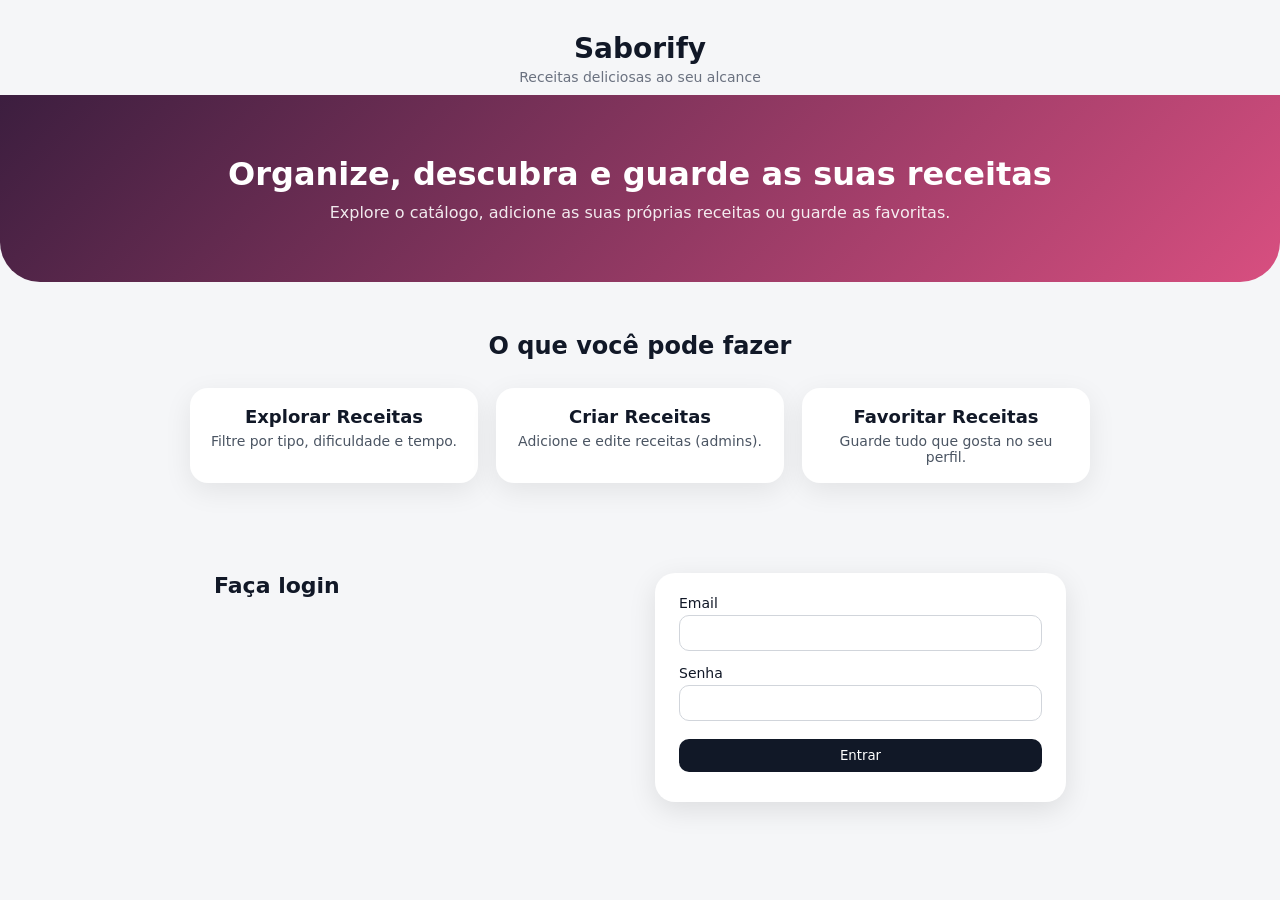
<file: pages/admin/admin.html>
<!DOCTYPE html>
<html lang="pt-PT">
  <head>
    <meta charset="UTF-8" />
    <meta name="viewport" content="width=device-width, initial-scale=1" />
    <title>Gerir Receitas - Saborify</title>
    <link rel="stylesheet" href="../../styles.css" />
    <link rel="stylesheet" href="./admin.css" />
  </head>
  <body>
    <header class="header">
      <div class="header-left"><span class="logo-text">Saborify</span></div>
      <div class="header-right">
        <button class="btn btn-outline" onclick="window.location.href='../../index.html'">Voltar</button>
        <button class="btn btn-outline" id="btnLogout">Logout</button>
      </div>
    </header>

    <main class="recipes-section">
      <div class="recipes-header">
        <h1 class="admin-title">Painel do administrador</h1>
        <p class="admin-subtitle">Gerir receitas</p>
      </div>

      <h2 class="section-title">Pendentes de aprovação</h2>
      <div id="adminList" class="recipes-grid"></div>

      <h2 class="section-title" style="margin-top:20px;">Receitas publicadas</h2>
      <div id="publicadasList" class="recipes-grid"></div>
    </main>

    <div id="recipeModal" class="modal hidden">
      <div id="modalOverlay" class="modal-overlay"></div>
      <div class="modal-content">
        <button id="modalClose" class="modal-close">&times;</button>

        <div class="modal-header">
          <img id="modalImage" src="" alt="Imagem da receita" class="modal-image" />
          <div class="modal-header-text">
            <h2 id="modalTitle"></h2>
            <p id="modalDescricao" class="modal-descricao"></p>

            <div class="modal-tags">
              <div class="tag-info">
                <span class="tag-label">Tempo de preparo</span>
                <span id="modalTempo" class="tag-value"></span>
              </div>
              <div class="tag-info">
                <span class="tag-label">Dificuldade</span>
                <span id="modalDificuldade" class="tag-value"></span>
              </div>
            </div>
          </div>
        </div>

        <div class="modal-body">
          <div class="modal-columns">
            <div>
              <h3 class="modal-section-title ingredientes-title">Ingredientes</h3>
              <ul id="modalIngredientes" class="ingredientes-list"></ul>
            </div>
            <div>
              <h3 class="modal-section-title preparo-title">Modo de Preparo</h3>
              <ol id="modalPreparo" class="preparo-list"></ol>
            </div>
          </div>
        </div>
      </div>
    </div>

    <script src="../../utils.js"></script>
    <script src="./admin.js"></script>
  </body>
</html>
</file>
<file: styles.css>
/* BASE */
* {
  box-sizing: border-box;
  margin: 0;
  padding: 0;
  font-family: system-ui, -apple-system, BlinkMacSystemFont, "Segoe UI", sans-serif;
}

html {
  -webkit-text-size-adjust: 100%;
}

body {
  background: #f4f5f7;
  color: #111827;
}

img {
  max-width: 100%;
  height: auto;
}

/* Cores da marca */
:root {
  --brand-purple: #3c1e3f;
  --brand-pink: #d84f80;
  --brand-gradient: linear-gradient(135deg, var(--brand-purple), var(--brand-pink));
  --text-muted: #6b7280;
}

/* CABEÇALHO */

.header {
  display: flex;
  align-items: center;
  justify-content: space-between;
  padding: 12px 40px;
  border-bottom: 1px solid #e5e7eb;
  position: sticky;
  top: 0;
  z-index: 10;
  background-color: #ffffff;
}

.header-left {
  display: flex;
  align-items: center;
  gap: 8px;
}

.logo-text {
  font-weight: 700;
  font-size: 20px;
}

.nav-toggle {
  display: none;
  width: 40px;
  height: 40px;
  align-items: center;
  justify-content: center;
  border-radius: 999px;
  border: 1px solid #e5e7eb;
  background: #ffffff;
  cursor: pointer;
}

.nav-toggle:hover {
  background: #f3f4f6;
}

.nav-toggle:focus-visible {
  outline: 2px solid rgba(60, 30, 63, 0.35);
  outline-offset: 2px;
}

.nav-toggle-icon {
  width: 18px;
  height: 12px;
  display: inline-block;
  position: relative;
}

.nav-toggle-icon::before,
.nav-toggle-icon::after {
  content: "";
  position: absolute;
  left: 0;
  right: 0;
  height: 2px;
  background: #111827;
  border-radius: 2px;
}

.nav-toggle-icon::before {
  top: 0;
  box-shadow: 0 5px 0 0 #111827;
}

.nav-toggle-icon::after {
  bottom: 0;
}

.header-nav {
  display: flex;
  gap: 16px;
}

.header-nav .nav-link {
  text-decoration: none;
  color: #6b7280;
  font-weight: 500;
  font-size: 15px;
  padding: 6px 10px;
  border-radius: 999px;
}

.header-nav .nav-link:hover {
  background-color: #f3f4f6;
}

.header-nav .nav-link.active {
  color: #111827;
  background-color: #e5e7eb;
}

.header-right {
  display: flex;
  gap: 8px;
}

.header-right .btn {
  display: inline-flex;
  align-items: center;
  gap: 8px;
  padding: 8px 16px;
  border-radius: 999px;
  border: 1px solid #111827;
  background: #111827;
  color: #ffffff;
  cursor: pointer;
  font-weight: 500;
}

/* Variante contorno (botão Logout) */
.header-right .btn.btn-outline {
  background: transparent;
  color: #111827;
}

.header-right .btn.btn-outline:hover {
  background: #f3f4f6;
}

.btn-secondary {
  display: inline-flex;
  align-items: center;
  gap: 6px;
  padding: 8px 14px;
  border-radius: 999px;
  border: 1px solid #e5e7eb;
  background: #f9fafb;
  color: #111827;
  cursor: pointer;
  font-weight: 500;
  font-size: 14px;
}

.btn-secondary:hover {
  background: #e5e7eb;
}

/* MENU (hambúrguer) em telas pequenas */
@media (max-width: 900px) {
  .header {
    padding: 12px 16px;
  }

  .nav-toggle {
    display: inline-flex;
  }

  .header-nav {
    display: none;
    position: absolute;
    top: 100%;
    left: 0;
    right: 0;
    background: #ffffff;
    border-bottom: 1px solid #e5e7eb;
    box-shadow: 0 18px 40px rgba(15, 23, 42, 0.12);
    padding: 10px 16px 14px;
    flex-direction: column;
    gap: 8px;
  }

  .header.is-nav-open .header-nav {
    display: flex;
  }

  .header-nav .nav-link {
    padding: 10px 12px;
    border-radius: 12px;
  }
}

/* HERO (APENAS NA PÁGINA DE RECEITAS) */

.hero {
  background: linear-gradient(135deg, #3c1e3f, #d84f80);
  color: #ffffff;
  padding: 60px 40px 80px;
}

.hero-content {
  max-width: 800px;
  margin: 0 auto;
  text-align: center;
}

.hero h1 {
  font-size: 36px;
  margin-bottom: 8px;
}

.hero p {
  font-size: 18px;
  margin-bottom: 24px;
  opacity: 0.9;
}

.hero-search {
  background: rgba(255, 255, 255, 0.18);
  border-radius: 999px;
  padding: 10px 20px;
  display: flex;
  align-items: center;
  gap: 10px;
  backdrop-filter: blur(10px);
}

.hero-search input {
  flex: 1;
  border: none;
  background: transparent;
  color: #ffffff;
  outline: none;
  font-size: 16px;
}

.hero-search input::placeholder {
  color: rgba(255, 255, 255, 0.7);
}

/* FILTROS */

.filters {
  margin-top: -40px;
  padding: 0 40px 20px;
}

.filters-inner {
  background-color: #ffffff;
  border-radius: 16px;
  padding: 20px 24px;
  box-shadow: 0 10px 30px rgba(15, 23, 42, 0.08);
  display: grid;
  grid-template-columns: repeat(3, minmax(0, 1fr));
  gap: 16px;
}

.filter-group label {
  display: block;
  font-size: 14px;
  margin-bottom: 6px;
  color: #6b7280;
}

.filter-group select {
  width: 100%;
  padding: 10px 12px;
  border-radius: 999px;
  border: 1px solid #e5e7eb;
  background-color: #f9fafb;
  font-size: 14px;
}

/* LISTA DE RECEITAS */

.recipes-section {
  padding: 24px 40px 40px;
}

.recipes-header {
  margin-bottom: 16px;
  font-size: 14px;
}

.recipes-header span span {
  color: #3c1e3f;
  font-weight: 600;
}

.recipes-grid {
  display: grid;
  grid-template-columns: repeat(4, minmax(0, 1fr));
  gap: 20px;
}

/* CARD */

.recipe-card {
  background-color: #ffffff;
  border-radius: 24px;
  box-shadow: 0 16px 40px rgba(15, 23, 42, 0.12);
  overflow: hidden;
  display: flex;
  flex-direction: column;
  cursor: pointer;
  position: relative;
  transition: transform 0.18s ease, box-shadow 0.18s ease;
}

.recipe-card:hover {
  transform: translateY(-3px);
  box-shadow: 0 20px 48px rgba(15, 23, 42, 0.16);
}

.recipe-image {
  position: relative;
  width: 100%;
  height: 180px;
  overflow: hidden;
}

.recipe-image img {
  width: 100%;
  height: 100%;
  object-fit: cover;
}

.recipe-card-body {
  padding: 14px 16px 18px;
}

.recipe-title {
  font-size: 18px;
  font-weight: 700;
  margin-bottom: 6px;
  color: #111827;
}

.recipe-meta {
  font-size: 14px;
  color: #6b7280;
}

/* BOTÃO LIKE */


/* BADGE DIFICULDADE */

.badge {
  position: absolute;
  top: 12px;
  right: 12px;
  padding: 4px 10px;
  border-radius: 999px;
  font-size: 12px;
  font-weight: 600;
  border: 1px solid;
}

.badge.facil {
  border-color: #7bae7f;
  color: #5b8a60;
  background: #e6f4e6;
}

.badge.medio {
  border-color: #d58936;
  color: #b26e2e;
  background: #f9e9d0;
}

.badge.dificil {
  border-color: #b4001e;
  color: #990018;
  background: #fde4e7;
}

/* PERFIL */

.profile-main {
  padding: 24px 40px 40px;
}

.profile-header {
  margin-bottom: 24px;
}

.profile-card {
  background: #ffffff;
  border-radius: 20px;
  padding: 20px 24px;
  box-shadow: 0 10px 30px rgba(15, 23, 42, 0.08);
}

.profile-card h1 {
  font-size: 24px;
  margin-bottom: 12px;
}

.profile-info p {
  font-size: 14px;
  margin-bottom: 6px;
}

.profile-label {
  font-weight: 600;
  color: #4b5563;
}

.profile-favorites h2 {
  font-size: 20px;
  margin-bottom: 4px;
}

.profile-subtitle {
  font-size: 14px;
  color: #6b7280;
  margin-bottom: 16px;
}

.profile-empty {
  font-size: 14px;
  color: #6b7280;
  margin-top: 8px;
}

/* RESPONSIVO */

@media (max-width: 1024px) {
  .recipes-grid {
    grid-template-columns: repeat(3, minmax(0, 1fr));
  }
}

@media (max-width: 768px) {
  .header {
    padding: 12px 16px;
  }
  .hero {
    padding: 40px 16px 60px;
  }

  .filters {
    padding: 0 16px 20px;
  }

  .filters-inner {
    grid-template-columns: 1fr;
  }

  .recipes-section,
  .profile-main {
    padding: 24px 16px 32px;
  }

  .recipes-grid {
    grid-template-columns: repeat(2, minmax(0, 1fr));
  }
}

@media (max-width: 480px) {
  .recipes-grid {
    grid-template-columns: 1fr;
  }
}



/* LIKE NOS CARDS */

.recipe-actions {
  position: absolute;
  top: 168px; 
  right: 14px;
  padding: 0;
  z-index: 2;
}

.recipe-actions .like-btn {
  width: 36px;
  height: 36px;
  border-radius: 999px;
  display: inline-flex;
  align-items: center;
  justify-content: center;
  border: 1px solid #e5e7eb;
  background: #ffffff;
  color: #9ca3af;
  cursor: pointer;
  transition: transform 0.15s ease, background-color 0.15s ease, box-shadow 0.15s ease, border-color 0.15s ease, color 0.15s ease;
  font-size: 0;
  box-shadow: 0 2px 6px rgba(15, 23, 42, 0.08);
}

.recipe-actions .like-btn:focus-visible {
  outline: 2px solid rgba(245, 158, 11, 0.35);
  outline-offset: 2px;
}

.recipe-actions .like-btn::before {
  content: "";
  width: 18px;
  height: 18px;
  background-color: currentColor;
  -webkit-mask-image: url('data:image/svg+xml;utf8,<svg xmlns="http://www.w3.org/2000/svg" viewBox="0 0 24 24"><path fill="%23000" d="M12 17.27L18.18 21l-1.64-7.03L22 9.24l-7.19-.62L12 2 9.19 8.62 2 9.24l5.46 4.73L5.82 21z"/></svg>');
  mask-image: url('data:image/svg+xml;utf8,<svg xmlns="http://www.w3.org/2000/svg" viewBox="0 0 24 24"><path fill="%23000" d="M12 17.27L18.18 21l-1.64-7.03L22 9.24l-7.19-.62L12 2 9.19 8.62 2 9.24l5.46 4.73L5.82 21z"/></svg>');
  -webkit-mask-size: contain;
  mask-size: contain;
  -webkit-mask-position: center;
  mask-position: center;
  -webkit-mask-repeat: no-repeat;
  mask-repeat: no-repeat;
}

.recipe-actions .like-btn:hover {
  transform: scale(1.05);
  background: #f9fafb;
  box-shadow: 0 4px 12px rgba(15, 23, 42, 0.12);
}

.recipe-actions .like-btn.liked {
  color: #f59e0b;
  background: #fff7ed;
  border-color: #fdba74;
}

.recipe-actions .like-btn:active {
  transform: scale(0.97);
}

/* JANELA MODAL */

.modal.hidden {
  display: none;
}

.modal {
  position: fixed;
  inset: 0;
  z-index: 30;
  display: flex;
  align-items: center;
  justify-content: center;
}

.modal-overlay {
  position: absolute;
  inset: 0;
  background: rgba(15, 23, 42, 0.5);
}

.modal-content {
  position: relative;
  background: #ffffff;
  border-radius: 24px;
  max-width: 900px;
  width: calc(100% - 32px);
  margin: 16px;
  max-height: 90vh;
  overflow-y: auto;
  box-shadow: 0 25px 60px rgba(15, 23, 42, 0.24);
  border: 1px solid #f3f4f6;
}

.modal-close {
  position: absolute;
  top: 14px;
  right: 18px;
  border: none;
  background: rgba(255, 255, 255, 0.9);
  font-size: 24px;
  cursor: pointer;
  color: var(--brand-purple);
  border-radius: 999px;
  width: 36px;
  height: 36px;
}

.modal-header {
  display: flex;
  flex-direction: column;
}

.modal-image {
  width: 100%;
  height: 260px;
  object-fit: cover;
  border-radius: 24px 24px 0 0;
}

.modal-header-text {
  padding: 16px 24px 8px;
}

.modal-descricao {
  color: var(--text-muted);
  margin-top: 4px;
}

.modal-tags {
  display: flex;
  gap: 12px;
  margin-top: 12px;
}

.tag-info {
  position: relative;
  background: #f9fafb;
  padding: 8px 12px 8px 50px;
  border-radius: 12px;
  border: 1px solid #eef2f7;
  box-shadow: 0 1px 3px rgba(15, 23, 42, 0.05);
}

/* Ícone */
.tag-info::after {
  content: "";
  position: absolute;
  left: 12px;
  top: 8px;
  bottom: 8px;
  aspect-ratio: 1;
  background-color: #6b7280;
  -webkit-mask-size: contain;
  mask-size: contain;
  -webkit-mask-position: center;
  mask-position: center;
  -webkit-mask-repeat: no-repeat;
  mask-repeat: no-repeat;
}

/* Ícone do tempo de preparo */
.modal-tags .tag-info:nth-child(1)::after {
  background-color: var(--brand-pink);
  -webkit-mask-image: url('data:image/svg+xml;utf8,<svg xmlns="http://www.w3.org/2000/svg" viewBox="0 0 24 24"><path fill="%23000" d="M12 20a8 8 0 1 0 0-16 8 8 0 0 0 0 16zm0-14a6 6 0 1 1 0 12 6 6 0 0 1 0-12zm1 6.17V8h-2v5h5v-2h-3z"/></svg>');
  mask-image: url('data:image/svg+xml;utf8,<svg xmlns="http://www.w3.org/2000/svg" viewBox="0 0 24 24"><path fill="%23000" d="M12 20a8 8 0 1 0 0-16 8 8 0 0 0 0 16zm0-14a6 6 0 1 1 0 12 6 6 0 0 1 0-12zm1 6.17V8h-2v5h5v-2h-3z"/></svg>');
}

/* Ícone da dificuldade */
.modal-tags .tag-info:nth-child(2)::after {
  background-color: #770a9e;
  -webkit-mask-image: url('data:image/svg+xml;utf8,<svg xmlns="http://www.w3.org/2000/svg" viewBox="0 0 24 24"><path fill="%23000" d="M3 17h2.5l5-5 3 3 6.5-6.5V11H22V4h-7v1.5h2.5L13 10.5 10 7.5 3 15v2z"/></svg>');
  mask-image: url('data:image/svg+xml;utf8,<svg xmlns="http://www.w3.org/2000/svg" viewBox="0 0 24 24"><path fill="%23000" d="M3 17h2.5l5-5 3 3 6.5-6.5V11H22V4h-7v1.5h2.5L13 10.5 10 7.5 3 15v2z"/></svg>');
}

.tag-label {
  display: block;
  font-size: 11px;
  color: #6b7280;
}

.tag-value {
  font-weight: bold;
  font-size: 14px;
  color: #111827;
}

.modal-body {
  padding: 0 24px 24px;
}

.modal-columns {
  display: grid;
  grid-template-columns: repeat(2, minmax(0, 1fr));
  gap: 28px;
  margin-top: 8px;
  align-items: start;
}

.modal-section-title {
  font-size: 16px;
  margin-bottom: 8px;
  font-weight: 800;
}


.ingredientes-title {
  color: var(--brand-purple);
}


.preparo-title {
  color: var(--brand-pink);
}

/* Ingredientes: marcadores */
.ingredientes-list {
  list-style: none;
  padding-left: 0;
  margin: 0;
}

.ingredientes-list li {
  position: relative;
  padding-left: 16px;
  margin: 10px 0;
  color: #374151;
}

.ingredientes-list li::before {
  content: "";
  position: absolute;
  left: 0;
  top: 0.6em;
  width: 6px;
  height: 6px;
  border-radius: 999px;
  background: #770a9e;
}

/* Preparo: numeração */
.preparo-list {
  list-style: none;
  counter-reset: step;
  padding-left: 0;
  margin: 0;
}

.preparo-list li {
  counter-increment: step;
  position: relative;
  padding-left: 40px;
  margin: 12px 0;
  color: #374151;
}

.preparo-list li::before {
  content: counter(step);
  position: absolute;
  left: 0;
  top: 0.1em;
  width: 26px;
  height: 26px;
  border-radius: 999px;
  background: rgba(215, 79, 128, 0.11);
  color: var(--brand-pink);
  font-weight: 700;
  font-size: 13px;
  display: inline-flex;
  align-items: center;
  justify-content: center;
}

/* Avaliação e comentários */

.modal-feedback {
  margin-top: 24px;
  border-top: 1px solid #e5e7eb;
  padding-top: 16px;
}

.modal-feedback textarea {
  width: 100%;
  min-height: 80px;
  margin: 8px 0 12px;
  border-radius: 12px;
  border: 1px solid #e5e7eb;
  padding: 8px 10px;
  resize: vertical;
}
.modal .btn {
  gap: 8px;
  padding: 10px 16px;
  border-radius: 999px;
  border: 0;
  background: var(--brand-gradient);
  color: #ffffff;
  cursor: pointer;
  font-weight: 600;
  box-shadow: 0 6px 18px rgba(216, 79, 128, 0.25);
  transition: transform 0.15s ease, box-shadow 0.15s ease, filter 0.15s ease;
}

.modal .btn:hover {
  transform: translateY(-1px);
  box-shadow: 0 10px 24px rgba(216, 79, 128, 0.28);
  filter: brightness(1.05);
}

.modal .btn:active {
  transform: translateY(0);
  filter: brightness(0.98);
}

.rating select {
  margin-left: 8px;
}

@media (max-width: 768px) {
  .modal-columns {
    grid-template-columns: 1fr;
  }
}
</file>
<file: pages/admin/admin.css>
.admin-title {
  font-size: 24px;
  font-weight: 800;
  margin: 2px 0 2px;
}

.admin-subtitle {
  color: var(--text-muted);
  font-size: 14px;
  margin-top: 2px;
}

.section-title {
  padding: 0;
  font-size: 16px;
  font-weight: 700;
  color: #374151;
  margin: 8px 0 12px;
}

#adminList {
  margin-bottom: 8px;
}

.modal-content {
  max-width: 1000px;
}

.recipe-card .recipe-actions {
  position: static;
  padding: 0 16px 16px;
  display: flex;
  gap: 8px;
  justify-content: flex-end;
}
</file>
<file: pages/criar/criar.css>
* {
  margin: 0;
  padding: 0;
  box-sizing: border-box;
  font-family: system-ui, sans-serif;
}

body.criar-page {
  background: #fafafa;
  color: #111827;
}

/* GRADIENTE */
.criar-hero {
  height: 260px;
  background: linear-gradient(135deg, #3c1e3f, #d84f80);
}

/* CARTÃO BRANCO */
.criar-container {
  position: relative;
  width: 80%;
  max-width: 1000px;
  margin: -120px auto 40px;
  background: #ffffff;
  padding: 32px 40px 40px;
  border-radius: 24px;
  box-shadow: 0 16px 40px rgba(15, 23, 42, 0.15);
}

.criar-title {
  text-align: center;
  font-size: 24px;
  margin-bottom: 24px;
}

/* FORM */
.criar-form {
  display: flex;
  gap: 32px;
}

.form-left,
.form-right {
  display: flex;
  flex-direction: column;
  gap: 12px;
}

.form-left {
  flex: 2;
}

.form-right {
  flex: 1;
}

.form-label {
  font-size: 14px;
  color: #374151;
}

input, textarea, select {
  width: 100%;
  border: 1px solid #d1d5db;
  border-radius: 12px;
  padding: 10px;
  font-size: 14px;
}

/* preview da imagem */
.preview-box {
  width: 100%;
  height: 220px;
  border-radius: 14px;
  background: #f3f4f6;
  display: flex;
  align-items: center;
  justify-content: center;
}

.preview-box img {
  width: 100%;
  height: 100%;
  border-radius: 14px;
  object-fit: cover;
}

/* BOTÃO SALVAR */
.salvar-btn {
  display: block;
  margin: 24px auto 0;
  padding: 10px 24px;
  border-radius: 999px;
  border: none;
  background: linear-gradient(135deg, #3c1e3f, #d84f80);
  color: #ffffff;
  font-size: 15px;
  cursor: pointer;
}

.mensagem-salvar {
  margin-top: 12px;
  text-align: center;
  font-size: 14px;
}

/* RESPONSIVO */
@media (max-width: 860px) {
  .criar-container {
    width: 92%;
    padding: 24px 20px 30px;
  }

  .criar-form {
    flex-direction: column;
  }
}

@media (max-width: 480px) {
  .criar-hero {
    height: 210px;
  }

  .criar-container {
    margin: -90px auto 28px;
    padding: 18px 14px 20px;
    border-radius: 18px;
  }

  .criar-form {
    gap: 18px;
  }

  .salvar-btn {
    width: 100%;
    max-width: 420px;
  }
}
</file>
<file: pages/login/login.css>
/* Reset mínimo */
* {
  margin: 0;
  padding: 0;
  box-sizing: border-box;
  font-family: system-ui, sans-serif;
}

body.login-page {
  background: #f5f6f8;
  color: #111827;
}

/* LOGO + TAGLINE */
.login-header {
  text-align: center;
  padding: 32px 0 10px;
}

.logo-text {
  font-weight: 700;
  font-size: 28px;
}

.tagline {
  font-size: 14px;
  color: #6b7280;
  margin-top: 4px;
}

/* HERO */
.hero-login {
  text-align: center;
  padding: 60px 24px;
  background: linear-gradient(135deg, #3c1e3f, #d84f80);
  color: #fff;
  border-radius: 0 0 40px 40px;
}

.hero-login h1 {
  font-size: 32px;
  font-weight: 700;
}

.hero-desc {
  margin-top: 10px;
  font-size: 16px;
  opacity: .9;
}

/* FEATURES */
.features-section {
  padding: 50px 24px;
  text-align: center;
}

.features-section h2 {
  font-size: 24px;
  margin-bottom: 28px;
}

.features-grid {
  display: grid;
  grid-template-columns: repeat(3, 1fr);
  gap: 18px;
  max-width: 900px;
  margin: 0 auto;
}

.feature-card {
  background: #fff;
  border-radius: 18px;
  padding: 18px 20px;
  box-shadow: 0 8px 28px rgba(0,0,0,.08);
}

.feature-card h3 {
  font-size: 18px;
  margin-bottom: 6px;
}

.feature-card p {
  font-size: 14px;
  color: #4b5563;
}

/* LOGIN SECTION */
.login-section {
  margin: 40px auto 60px;
  max-width: 900px;
  display: grid;
  grid-template-columns: 1fr 1fr;
  gap: 30px;
  padding: 0 24px;
}

.login-left h2 {
  font-size: 22px;
  margin-bottom: 10px;
}

.demo-tip {
  font-size: 14px;
  color: #6b7280;
  margin-bottom: 10px;
}

.demo-list {
  margin-left: 18px;
  margin-top: 6px;
  font-size: 14px;
}

.login-box {
  background: #fff;
  border-radius: 20px;
  padding: 22px 24px;
  box-shadow: 0 8px 28px rgba(0,0,0,.10);
}

.form-group {
  margin-bottom: 14px;
}

.form-group label {
  display: block;
  margin-bottom: 4px;
  font-size: 14px;
}

.form-group input {
  width: 100%;
  padding: 9px 10px;
  border-radius: 10px;
  border: 1px solid #d1d5db;
  font-size: 14px;
}

.btn {
  width: 100%;
  padding: 9px 10px;
  border-radius: 10px;
  background: #111827;
  color: #fff;
  border: none;
  font-weight: 500;
  margin-top: 4px;
  cursor: pointer;
}

.login-erro {
  margin-top: 8px;
  font-size: 13px;
  color: #b91c1c;
}

/* Responsivo */
@media (max-width: 840px) {
  .features-grid {
    grid-template-columns: 1fr;
  }

  .login-section {
    grid-template-columns: 1fr;
  }
}
</file>
<file: pages/perfil/perfil.css>
/* Reset simples */
* {
  margin: 0;
  padding: 0;
  box-sizing: border-box;
  font-family: system-ui, -apple-system, BlinkMacSystemFont, "Segoe UI", sans-serif;
}

body.profile-page {
  background: #fafafa;
  color: #111827;
}

.profile-container {
  max-width: 960px;
  margin: 40px auto 60px;
  padding: 0 16px;
}

.profile-header {
  display: flex;
  flex-direction: column;
  align-items: center;
  text-align: center;
  margin-bottom: 32px;
}

.profile-avatar {
  width: 112px;
  height: 112px;
  border-radius: 999px;
  object-fit: cover;
  margin-bottom: 14px;
}

.profile-name {
  font-size: 28px;
  font-weight: 700;
}

.profile-bio {
  margin-top: 4px;
  font-size: 14px;
  color: #6b7280;
}

.profile-handle {
  margin-top: 4px;
  font-size: 14px;
  color: #9ca3af;
}

.profile-tabs {
  display: flex;
  justify-content: center;
  gap: 24px;
  margin-bottom: 12px;
  flex-wrap: wrap;
  padding: 0 8px;
}

.tab-btn {
  background: none;
  border: none;
  font-size: 15px;
  padding: 6px 4px;
  cursor: pointer;
  color: #6b7280;
  position: relative;
}

.tab-btn.active {
  color: #111827;
  font-weight: 600;
}

.tab-btn.active::after {
  content: "";
  position: absolute;
  left: 0;
  right: 0;
  bottom: -4px;
  height: 2px;
  border-radius: 999px;
  background: #111827;
}

.profile-content { margin-top: 16px; }

.tab-panel { display: none; }
.tab-panel.active { display: block; }

.tab-title { font-size: 18px; margin-bottom: 4px; }

.tab-subtitle { font-size: 14px; color: #6b7280; margin-bottom: 16px; }

.recipes-list {
  display: grid;
  grid-template-columns: repeat(auto-fit, minmax(180px, 1fr));
  gap: 16px;
}

.profile-recipe-card { background: #ffffff; border-radius: 18px; overflow: hidden; box-shadow: 0 10px 30px rgba(15, 23, 42, 0.08); display: flex; flex-direction: column; }
.profile-recipe-image { width: 100%; height: 140px; object-fit: cover; }
.profile-recipe-body { padding: 10px 12px 12px; }
.profile-recipe-title { font-size: 15px; font-weight: 600; margin-bottom: 4px; }
.profile-recipe-meta { font-size: 13px; color: #6b7280; }

.empty-message { margin-top: 24px; text-align: center; font-size: 14px; color: #6b7280; }
.empty-message.hidden { display: none; }

@media (max-width: 640px) {
  .profile-container { margin-top: 24px; }
}
</file>
